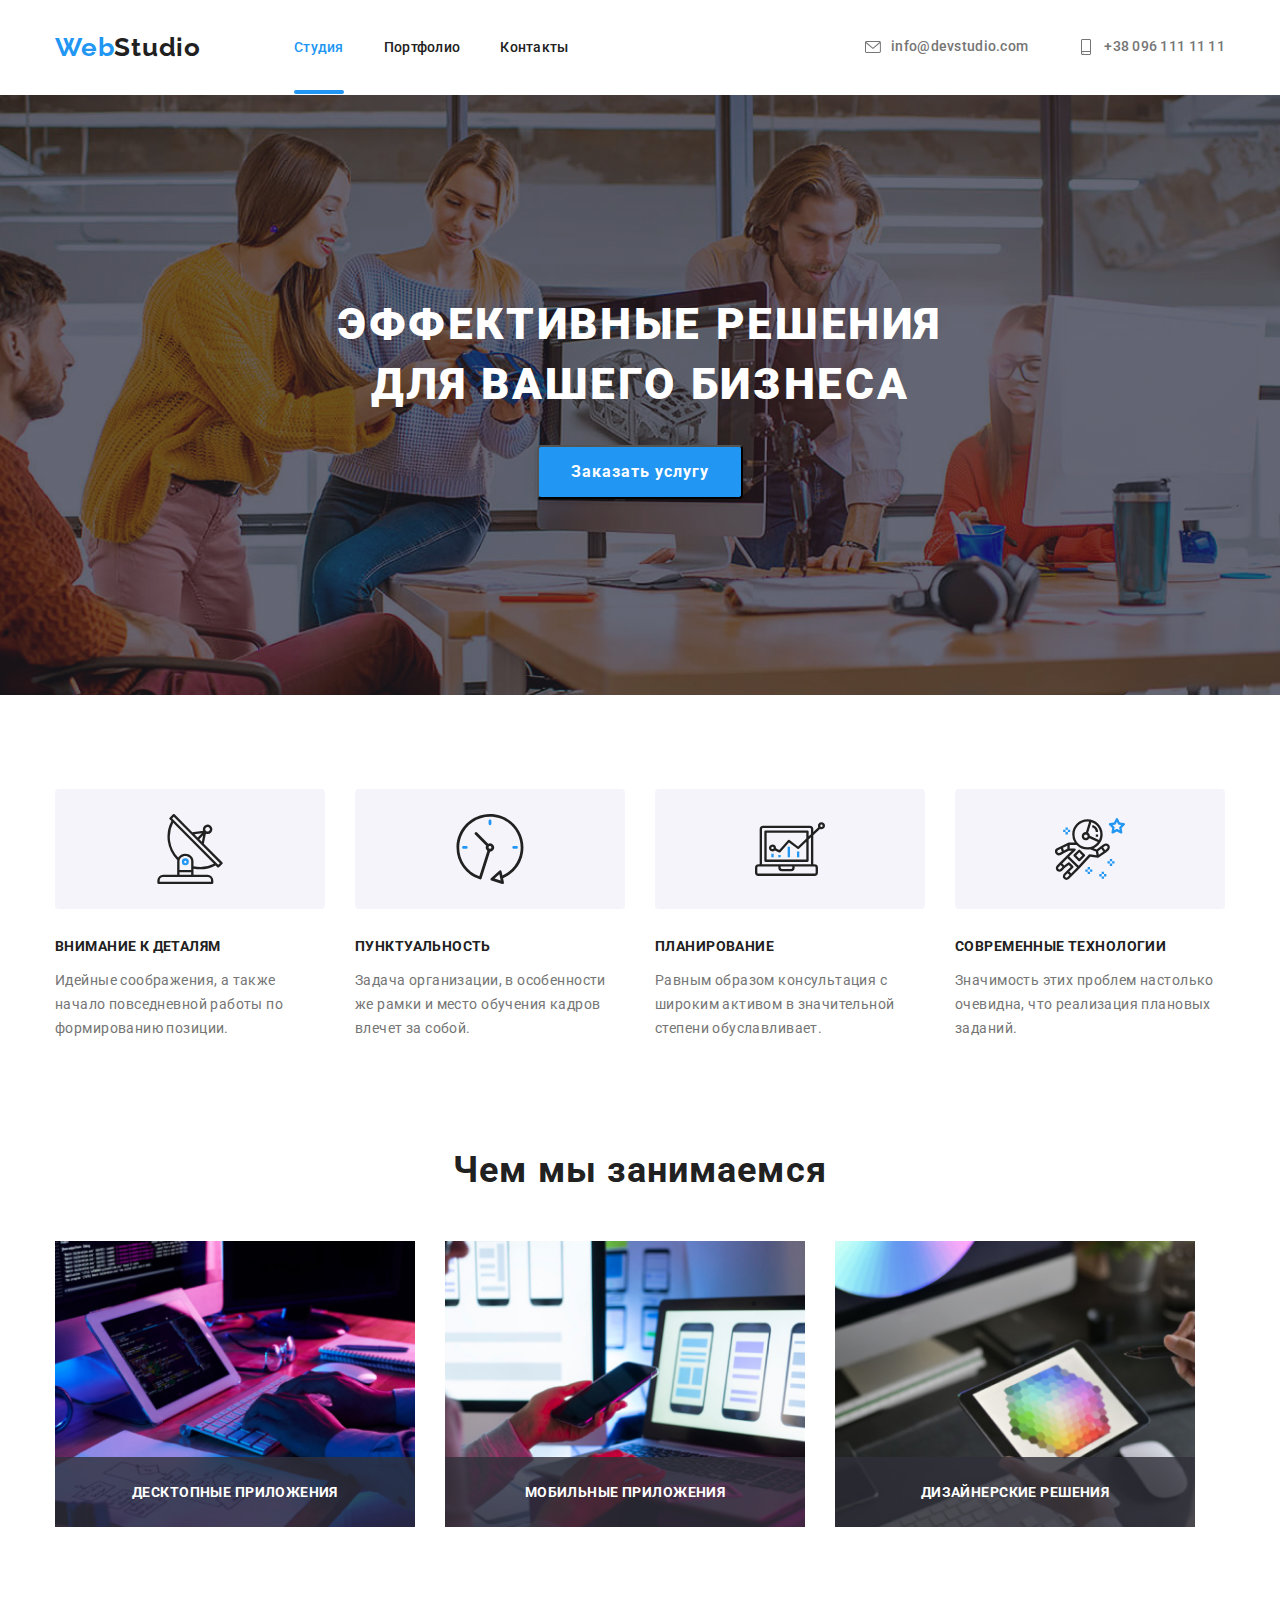
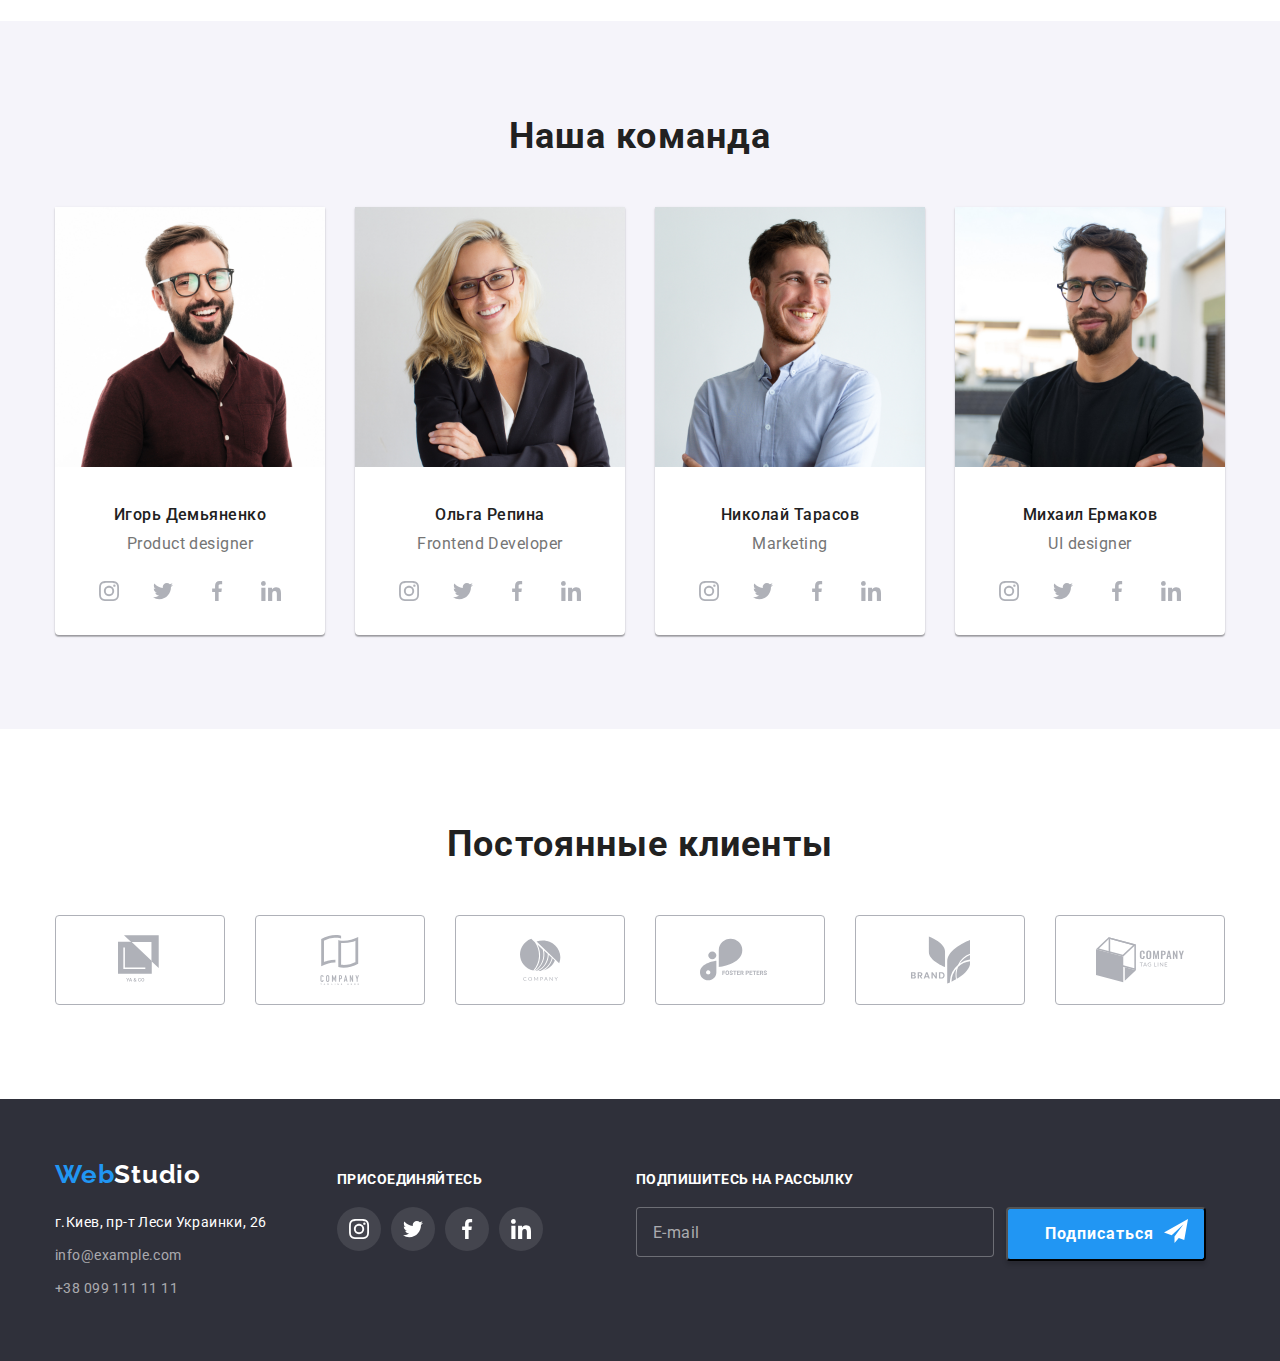
<file: index.html>
<!DOCTYPE html>
<html lang="ru">
  <head>
    <meta charset="UTF-8" />
    <meta name="viewport" content="width=device-width, initial-scale=1.0" />
    <title>WebStudio</title>
    <link href="https://fonts.googleapis.com/css2?family=Roboto:wght@400;500;700;900&display=swap" rel="stylesheet">
    <link href="https://fonts.googleapis.com/css2?family=Raleway:wght@400;700&display=swap" rel="stylesheet">
    <link href="https://fonts.googleapis.com/css2?family=Oleo+Script&display=swap" rel="stylesheet">
    <link rel="stylesheet" href="https://cdnjs.cloudflare.com/ajax/libs/modern-normalize/1.0.0/modern-normalize.min.css" />
    <link rel="stylesheet" href="./css/main.min.css" />
  </head>

  <body>
    <!-- Шапка сайта -->
    <header class="header">
      <div class="container header-container">
             <nav class="navigation">
        <a href="./index.html" class="link-logo logo">Web<span class="link-logo-black">Studio</span></a>
        <ul class="list menu">
          <li class="menu-item"><a href="./index.html" class="current-page">Студия</a></li>
          <li class="menu-item"><a href="./portfolio.html" class="link menu-link">Портфолио</a></li>
          <li class="menu-item"><a href="#contacts" class="link menu-link">Контакты</a></li>
        </ul>
              </nav>
        <ul class="list mail-tel">
          <li class="item">
            <a  href="mailto:info@devstudio.com" class="link mail-menu-link mail" aria-label="Envelope">
              <svg class="icon-contact" >
                <use href="./img/sprite.svg#envelope"></use>
              </svg>
              info@devstudio.com
            </a>
          </li>
          <li class="item">
            <a href="tel:+380961111111" class="link mail-menu-link" aria-label="Telephone">
              <svg class="icon-contact">
                <use href="./img/sprite.svg#smartphone"></use>
              </svg>
              +38 096 111 11 11
            </a>
          </li>
        </ul>
        
      </div>
      
    </header>

    <main>
      <!-- Герой -->
      <section class="hero overlay advantages">
      <div class="container">
          <h1 class="title">
            ЭФФЕКТИВНЫЕ РЕШЕНИЯ </br> ДЛЯ ВАШЕГО БИЗНЕСА
          </h1>
          <button class="btn" type="button" data-modal-open>Заказать услугу</button>
      </div>
      </section>

      <!-- Преимущества -->
      <section class="advantages">
        <div class="container">
        <ul class="list flexbox">
          <li class="content-box">
            <div class="box">
              <svg class="icon-box">
                <use href="./img/sprite.svg#antenna"></use>
              </svg>
            </div>
            <h3 class="heading">ВНИМАНИЕ К ДЕТАЛЯМ</h3>
            <p>
              Идейные соображения, а также начало повседневной работы по
              формированию позиции.
            </p>
          </li>
          <li class="content-box">
            <div class="box">
              <svg class="icon-box">
                <use href="./img/sprite.svg#clock"></use>
              </svg>
            </div>
            <h3 class="heading">ПУНКТУАЛЬНОСТЬ</h3>
            <p>
              Задача организации, в особенности же рамки и место обучения кадров
              влечет за собой.
            </p>
          </li>
          <li class="content-box">
            <div class="box">
              <svg class="icon-box">
                <use href="./img/sprite.svg#diagram"></use>
              </svg>
            </div>
            <h3 class="heading">ПЛАНИРОВАНИЕ</h3>
            <p>
              Равным образом консультация с широким активом в значительной
              степени обуславливает.
            </p>
          </li>
          <li class="content-box">
            <div class="box">
              <svg class="icon-box">
                <use href="./img/sprite.svg#astronaut"></use>
              </svg>
            </div>
            <h3 class="heading">СОВРЕМЕННЫЕ ТЕХНОЛОГИИ</h3>
            <p>
              Значимость этих проблем настолько очевидна, что реализация
              плановых заданий.
            </p>
          </li>
        </ul>
        </div>
      </section>
      <!-- Чем мы занимаемся -->
      <section class="duties">
        <div class="container">
        <h2 class="item-title">Чем мы занимаемся</h2>
         <ul class="list flexbox">
          <li class="duties-box">
            <h3 class="duties-title">ДЕСКТОПНЫЕ ПРИЛОЖЕНИЯ</h3>
            <img class="img" src="./img/programer.jpg"  alt="Programer working his desk"
              width="370"/>
          </li>
          <li class="duties-box">
            <h3 class="duties-title">МОБИЛЬНЫЕ ПРИЛОЖЕНИЯ</h3>
            <img
              src="./img/smartphone.jpg"
              alt="Smartphone application"
              width="370"
            />
          </li>
          <li class="duties-box">
            <h3 class="duties-title">ДИЗАЙНЕРСКИЕ РЕШЕНИЯ</h3>
            <img
              src="./img/graphic-tablet.jpg"
              alt="Colour selection graphic tablet"
              width="370"
            />
          </li>
        </ul>
        </div>
      </section>

      <!-- Наша команда -->
      <section class="crew-container">
        <div class="container">
        <h2 class="item-title">Наша команда</h2>

        <ul class="list crew-list">
          <li class="crew-item">
            <img src="./img/igor.jpg" alt="Игорь Демьяненко" width="270" />
            <h4 class="crew-name">Игорь Демьяненко</h4>
            <p class="crew-position">Product designer</p>
            <ul class="list social-icons">
              <li class="social-icons-item">
                <a class="link social-icons-link" href="https://instagram.com/" target="_blank" rel="noopener noreferer"
                  aria-label="Instagram">
                  <svg class="social-icons-svg" >
                    <use href="./img/sprite.svg#instagram"></use>
                  </svg>
                </a>
              </li>
              <li class="social-icons-item">
                <a class="link social-icons-link" href="https://twitter.com/" target="_blank" rel="noopener noreferer"
                  aria-label="Twitter">
                  <svg class="social-icons-svg">
                    <use href="./img/sprite.svg#twitter"></use>
                  </svg>
                </a>
              </li>
              <li class="social-icons-item">
                <a class="link social-icons-link" href="https://facebook.com/" target="_blank" rel="noopener noreferer"
                  aria-label="Facebook">
                  <svg class="social-icons-svg">
                    <use href="./img/sprite.svg#facebook"></use>
                  </svg>
                </a>
              </li>
              <li class="social-icons-item">
                <a class="link social-icons-link" href="https://linkedin.com/" target="_blank" rel="noopener noreferer"
                  aria-label="Linkedin">
                  <svg class="social-icons-svg">
                    <use href="./img/sprite.svg#linkedin"></use>
                  </svg>
                </a>
              </li>
            </ul>
          </li>
          <li class="crew-item">
            <img src="./img/olga.jpg" alt="Ольга Репина" width="270" />
            <h4 class="crew-name">Ольга Репина</h4>
            <p class="crew-position">Frontend Developer</p>
            <ul class="list social-icons">
              <li class="social-icons-item">
                <a class="link social-icons-link" href="https://instagram.com/" target="_blank" rel="noopener noreferer"
                  aria-label="Instagram">
                  <svg class="social-icons-svg">
                    <use href="./img/sprite.svg#instagram"></use>
                  </svg>
                </a>
              </li>
              <li class="social-icons-item">
                <a class="link social-icons-link" href="https://twitter.com/" target="_blank" rel="noopener noreferer"
                  aria-label="Twitter">
                  <svg class="social-icons-svg">
                    <use href="./img/sprite.svg#twitter"></use>
                  </svg>
                </a>
              </li>
              <li class="social-icons-item">
                <a class="link social-icons-link" href="https://facebook.com/" target="_blank" rel="noopener noreferer"
                  aria-label="Facebook">
                  <svg class="social-icons-svg">
                    <use href="./img/sprite.svg#facebook"></use>
                  </svg>
                </a>
              </li>
              <li class="social-icons-item">
                <a class="link social-icons-link" href="https://linkedin.com/" target="_blank" rel="noopener noreferer"
                  aria-label="Linkedin">
                  <svg class="social-icons-svg">
                    <use href="./img/sprite.svg#linkedin"></use>
                  </svg>
                </a>
              </li>
            </ul>
          </li>
          <li class="crew-item">
            <img src="./img/nick.jpg" alt="Николай Тарасов" width="270" />
            <h4 class="crew-name">Николай Тарасов</h4>
            <p class="crew-position">Marketing</p>
            <ul class="list social-icons">
              <li class="social-icons-item">
                <a class="link social-icons-link" href="https://instagram.com/" target="_blank" rel="noopener noreferer"
                  aria-label="Instagram">
                  <svg class="social-icons-svg">
                    <use href="./img/sprite.svg#instagram"></use>
                  </svg>
                </a>
              </li>
              <li class="social-icons-item">
                <a class="link social-icons-link" href="https://twitter.com/" target="_blank" rel="noopener noreferer"
                  aria-label="Twitter">
                  <svg class="social-icons-svg">
                    <use href="./img/sprite.svg#twitter"></use>
                  </svg>
                </a>
              </li>
              <li class="social-icons-item">
                <a class="link social-icons-link" href="https://facebook.com/" target="_blank" rel="noopener noreferer"
                  aria-label="Facebook">
                  <svg class="social-icons-svg">
                    <use href="./img/sprite.svg#facebook"></use>
                  </svg>
                </a>
              </li>
              <li class="social-icons-item">
                <a class="link social-icons-link" href="https://linkedin.com/" target="_blank" rel="noopener noreferer"
                  aria-label="Linkedin">
                  <svg class="social-icons-svg">
                    <use href="./img/sprite.svg#linkedin"></use>
                  </svg>
                </a>
              </li>
            </ul>
          </li>
          <li class="crew-item">
            <img src="./img/mike.jpg" alt="Михаил Ермаков" width="270" />
            <h4 class="crew-name">Михаил Ермаков</h4>
            <p class="crew-position">UI designer</p>
            <ul class="list social-icons">
              <li class="social-icons-item">
                <a class="link social-icons-link" href="https://instagram.com/" target="_blank" rel="noopener noreferer"
                  aria-label="Instagram">
                  <svg class="social-icons-svg">
                    <use href="./img/sprite.svg#instagram"></use>
                  </svg>
                </a>
              </li>
              <li class="social-icons-item">
                <a class="link social-icons-link" href="https://twitter.com/" target="_blank" rel="noopener noreferer"
                  aria-label="Twitter">
                  <svg class="social-icons-svg">
                    <use href="./img/sprite.svg#twitter"></use>
                  </svg>
                </a>
              </li>
              <li class="social-icons-item">
                <a class="link social-icons-link" href="https://facebook.com/" target="_blank" rel="noopener noreferer"
                  aria-label="Facebook">
                  <svg class="social-icons-svg">
                    <use href="./img/sprite.svg#facebook"></use>
                  </svg>
                </a>
              </li>
              <li class="social-icons-item">
                <a class="link social-icons-link" href="https://linkedin.com/" target="_blank" rel="noopener noreferer"
                  aria-label="Linkedin">
                  <svg class="social-icons-svg">
                    <use href="./img/sprite.svg#linkedin"></use>
                  </svg>
                </a>
              </li>
            </ul>
          </li>
        </ul>
        </div>
      </section>

      <!-- Постоянные клиенты -->
    <section class="clients">
      <div class="container">
        <h2 class="item-title">Постоянные клиенты</h2>
        <ul class="list clients-icons">
          <li class="clients-icons-item">
            <a class="link clients-icons-link" href="https://instagram.com/" target="_blank" rel="noopener noreferer"
              aria-label="Logo-1">
              <svg class="clients-icons-svg" width="45" heigth="50">
                <use href="./img/sprite.svg#logo-1"></use>
              </svg>
            </a>
          </li>
          <li class="clients-icons-item">
            <a class="link clients-icons-link" href="https://instagram.com/" target="_blank" rel="noopener noreferer"
              aria-label="Logo-2">
              <svg class="clients-icons-svg" width="40" heigth="52">
                <use href="./img/sprite.svg#logo-2"></use>
              </svg>
            </a>
          </li>
          <li class="clients-icons-item">
            <a class="link clients-icons-link" href="https://instagram.com/" target="_blank" rel="noopener noreferer"
              aria-label="Logo-3">
              <svg class="clients-icons-svg" width="41" heigth="42.6">
                <use href="./img/sprite.svg#logo-3"></use>
              </svg>
            </a>
          </li>
          <li class="clients-icons-item">
            <a class="link clients-icons-link" href="https://instagram.com/" target="_blank" rel="noopener noreferer"
              aria-label="Logo-4">
              <svg class="clients-icons-svg" width="80" heigth="42">
                <use href="./img/sprite.svg#logo-4"></use>
              </svg>
            </a>
          </li>
          <li class="clients-icons-item">
            <a class="link clients-icons-link" href="https://instagram.com/" target="_blank" rel="noopener noreferer"
              aria-label="Logo-5">
              <svg class="clients-icons-svg" width="59" heigth="47">
                <use href="./img/sprite.svg#logo-5"></use>
              </svg>
            </a>
          </li>
          <li class="clients-icons-item">
            <a class="link clients-icons-link" href="https://instagram.com/" target="_blank" rel="noopener noreferer"
              aria-label="Logo-6">
              <svg class="clients-icons-svg" width="88.48" heigth="45.44">
                <use href="./img/sprite.svg#logo-6"></use>
              </svg>
            </a>
          </li>
        </ul>
       </div>
     </section>
    </main>

    <!-- Футер -->
    <footer class="dark-bg">
       <div class="container footer-container footer">
       <div id="contacts" class="contacts">
         <a href="./index.html" class="link-logo">Web<span class="link-logo-white">Studio</span></a>
         <address>
          <ul class="list">
           <li class="footer-list">
             <a
              href="https://goo.gl/maps/73yQ8bq3998Z3wym6"
              target="_blank"
              rel="noopener noreferer"
               class="link adress">г.Киев, пр-т Леси Украинки, 26</a
            >
           </li>
           <li class="footer-mail">
             <a
              href="https://info@example.com"
              target="_blank"
              rel="noopener noreferer"
              class="link mail-menu">info@example.com</a
            >
           </li>
           <li><a href="tel:+380991111111" class="link mail-menu">+38 099 111 11 11</a></li>
          </ul>
       </div>

       <div class="icon-footer">
          <b class="join">ПРИСОЕДИНЯЙТЕСЬ</b>

          <ul class="list social-icons">
            <li class="social-icons-item">
              <a class="link footer-icons-link" href="https://instagram.com/" target="_blank" rel="noopener noreferer"
                aria-label="Instagram">
                <svg class="footer-icons-svg">
                  <use href="./img/sprite.svg#instagram"></use>
                </svg>
              </a>
            </li>
            <li class="social-icons-item">
              <a class="link footer-icons-link" href="https://twitter.com/" target="_blank" rel="noopener noreferer"
                aria-label="Twitter">
                <svg class="footer-icons-svg">
                  <use href="./img/sprite.svg#twitter"></use>
                </svg>
              </a>
            </li>
            <li class="social-icons-item">
              <a class="link footer-icons-link" href="https://facebook.com/" target="_blank" rel="noopener noreferer"
                aria-label="Facebook">
                <svg class="footer-icons-svg">
                  <use href="./img/sprite.svg#facebook"></use>
                </svg>
              </a>
            </li>
            <li class="social-icons-item">
              <a class="link footer-icons-link" href="https://linkedin.com/" target="_blank" rel="noopener noreferer"
                aria-label="Linkedin">
                <svg class="footer-icons-svg">
                  <use href="./img/sprite.svg#linkedin"></use>
                </svg>
              </a>
            </li>
          </ul>
         </address>
        </div>

        <div class="submit">
          <b class="join">ПОДПИШИТЕСЬ НА РАССЫЛКУ</b>

          <div class="submit-item">
              <form class="submit-form">
                 <input class="submit-input" type="email" name="mail" id="mail" placeholder="E-mail" /> 
              </form>
           
              <button class="button-submit" type="submit">Подписаться
                <svg class="submit-svg">
                  <use href="./img/symbol-defs.svg#icon-send"></use>
              </svg>
            </button>
          </div>

        </div>
      </div>
    </footer>

    <div class="backdrop is-hidden" data-modal>
      <div class="modal">
        <button class="btn-close" data-modal-close>
          <svg class="btn-close-svg">
          <use href="./img/symbol-defs.svg#cross"></use>
        </svg>
      </button>

      <h2 class="form-title">Оставьте свои данные, мы вам перезвоним</h2>
        <form class="form">

          <div class="form-field">
            <label for="name" class="form-label">Имя</label>
            <input class="form-input" type="text" name="name" id="name"  />
            <svg class="form-label-svg">
                <use href="./img/symbol-defs.svg#person-black" width="12" height="12"></use>
              </svg>
          </div>
          
          <div class="form-field">
            <label for="tel" class="form-label">Телефон</label>
            <input class="form-input" type="tel" name="tel" id="tel" />
            <svg class="form-label-svg">
              <use href="./img/symbol-defs.svg#phone" width="13" height="13"></use>
            </svg>
          </div>
          
          <div class="form-field">
            <label for="mail" class="form-label">Почта</label>
            <input class="form-input" type="email" name="mail" id="mail" />
            <svg class="form-label-svg" >
              <use href="./img/symbol-defs.svg#mail" width="15" height="12"></use>
            </svg>
          </div>
          
          <div class="comment">
           <label class="label-comment" for="comment">Комментарий</label>
           <textarea class="textarea" name="comment" id="comment" rows="6" placeholder="Введите текст"></textarea>
          </div>
          
          <div class="checkbox">
            <label class="argeement-label">
            <input class="checkbox-input" type="checkbox" name="agreement" id="agreement"  />
            <span class="check-icon"></span>
             Соглашаюсь с рассылкой и принимаю <a  class="link agreement-link" href="">Условия договора</a>
            </label>
          </div>

          <button class="button-form" type="submit">Отправить</button>
        </form>
      </div>
    </div>

    <script src="./js/modal.js"></script>
  </body>
</html>
</file>
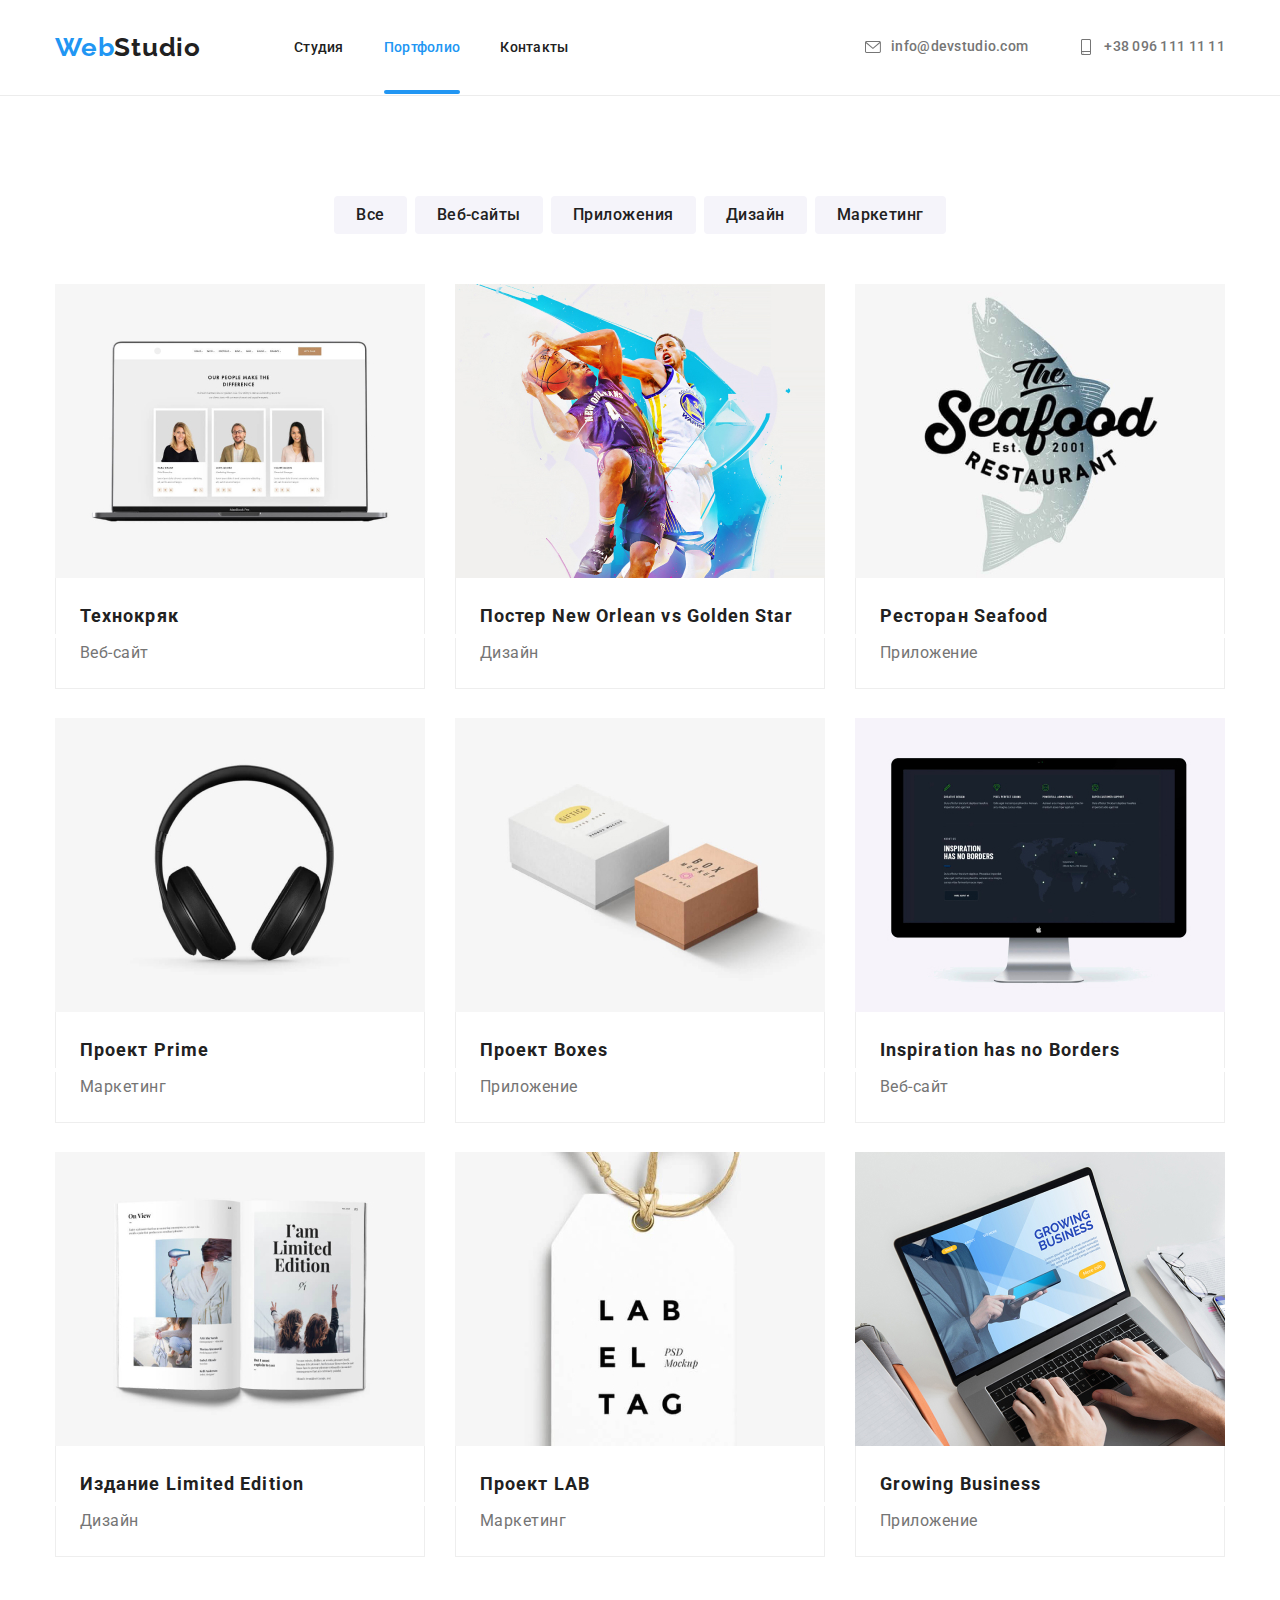
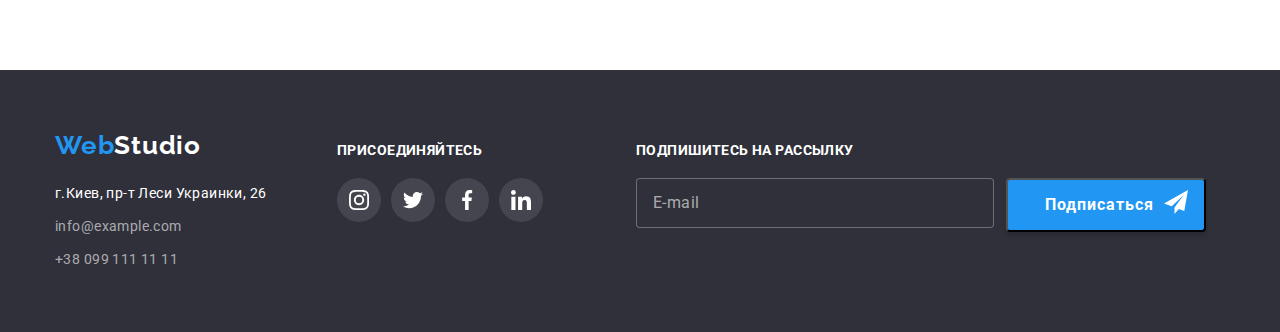
<file: portfolio.html>
<!DOCTYPE html>
<html lang="ru">
<head>
    <meta charset="UTF-8">
    <meta name="viewport" content="width=device-width, initial-scale=1.0">
    <title>Portfolio</title>
    <link href="https://fonts.googleapis.com/css2?family=Roboto:wght@400;500;700;900&display=swap" rel="stylesheet">
    <link href="https://fonts.googleapis.com/css2?family=Raleway:wght@400;700&display=swap" rel="stylesheet">
    <link href="https://fonts.googleapis.com/css2?family=Oleo+Script&display=swap" rel="stylesheet">
    <link rel="stylesheet" href="https://cdnjs.cloudflare.com/ajax/libs/modern-normalize/1.0.0/modern-normalize.min.css" />
    <link rel="stylesheet" href="./css/main.min.css" />
    <link rel="stylesheet" href="./css/portfolio.min.css" />
</head>
<body>
    <!-- Шапка сайта -->
    <header class="header header-border">
        <div class="container header-container">
            <nav class="navigation">
                <a href="./index.html" class="link-logo logo">Web<span class="link-logo-black">Studio</span></a>
                <ul class="list menu">
                    <li class="menu-item"><a href="./index.html" class="link menu-link">Студия</a></li>
                    <li class="menu-item"><a href="./portfolio.html" class="current-page">Портфолио</a></li>
                    <li class="menu-item"><a href="#contacts" class="link menu-link">Контакты</a></li>
                </ul>
            </nav>
            <ul class="list mail-tel">
                <li class="item">
                    <a href="mailto:info@devstudio.com" class="link mail-menu-link mail" aria-label="Envelope">
                        <svg class="icon-contact">
                            <use href="./img/sprite.svg#envelope"></use>
                        </svg>
                        info@devstudio.com
                    </a>
                </li>
                <li class="item">
                    <a href="tel:+380961111111" class="link mail-menu-link" aria-label="Telephone">
                        <svg class="icon-contact">
                            <use href="./img/sprite.svg#smartphone"></use>
                        </svg>
                        +38 096 111 11 11
                    </a>
                </li>
            </ul>
    
        </div>
    
    </header>

    <main>
        <section class="portfolio-btn">
            <div class="container navigation-portfolio">
        <ul class="list portfolio-list">
            <li class="portfolio-item"><button class="btn-portfolio" type="button">Все</button></li>
            <li class="portfolio-item"><button class="btn-portfolio" type="button">Веб-сайты</button></li>
            <li class="portfolio-item"><button class="btn-portfolio" type="button">Приложения</button></li>
            <li class="portfolio-item"><button class="btn-portfolio" type="button">Дизайн</button></li>
            <li><button class="btn-portfolio" type="button">Маркетинг</button></li>
        </ul>
            </div>
        </section>

        <section class="portfolio-pb">
            <div class="container">
            <ul class="list portfolio-lst">
                <li class="portfolio-box">
                    <a href="" class="link prtf-link">
                      <div class="prtf">                    
                        <img class="img-portfolio" src="./img/techno.jpg" alt="Технокряк" width="370" />
                        <p class="prtf-p">Технокряк это современная площадка распространения коронавируса. Компании используют эту платформу для цифрового
                      шпионажа и атак на защищённые сервера конкурентов.</p>
                      </div>
                    
                    
                      <h4 class="portfolio">Технокряк</h4>
                      <p class="portfolio-dscr">Веб-сайт</p>
                    </a>
                    
                </li>
                
                <li class="portfolio-box">
                    <a href="" class="link prtf-link">        
                             <div class="prtf">
                        <img class="img-portfolio" src="./img/neworlean.jpg" alt="Постер" width="370" />
                        <p class="prtf-p">Технокряк это современная площадка распространения коронавируса. Компании используют эту платформу для
                         цифрового шпионажа и атак на защищённые сервера конкурентов.</p>
                      </div>
                    
                      <h4 class="portfolio">Постер New Orlean vs Golden Star</h4>
                      <p class="portfolio-dscr">Дизайн</p>
                    </a>
                </li>

                <li class="portfolio-box">
                    <a href="" class="link prtf-link">
                        <div class="prtf">
                          <img class="img-portfolio" src="./img/seafood.jpg" alt="Seafood restaurant" width="370" />
                          <p class="prtf-p">Технокряк это современная площадка распространения коронавируса. Компании используют эту платформу для
                            цифрового шпионажа и атак на защищённые сервера конкурентов.</p>

                        </div>
                    
                        <h4 class="portfolio">Ресторан Seafood</h4>
                        <p class="portfolio-dscr">Приложение</p>
                    </a>
                </li>

                <li class="portfolio-box">
                    <a href="" class="link prtf-link">
                        <div class="prtf">
                           <img class="img-portfolio" src="./img/headphones.jpg" alt="Prime project" width="370" />
                           <p class="prtf-p">Технокряк это современная площадка распространения коронавируса. Компании используют эту платформу для
                             цифрового шпионажа и атак на защищённые сервера конкурентов.</p>
                        </div>
                    
                        <h4 class="portfolio">Проект Prime</h4>
                        <p class="portfolio-dscr">Маркетинг</p>
                    </a>
                </li>

                <li class="portfolio-box">
                    <a href="" class="link prtf-link">
                        <div class="prtf">
                           <img class="img-portfolio" src="./img/boxes.jpg" alt="Boxes" width="370" />
                           <p class="prtf-p">Технокряк это современная площадка распространения коронавируса. Компании используют эту платформу для
                             цифрового шпионажа и атак на защищённые сервера конкурентов.</p>
                        </div>
                    
                        <h4 class="portfolio">Проект Boxes</h4>
                        <p class="portfolio-dscr">Приложение</p>
                    </a>
                </li>

                <li class="portfolio-box">
                    <a href="" class="link prtf-link">
                        <div class="prtf">
                            <img class="img-portfolio" src="./img/inspiration.jpg" alt="Inspiration" width="370" />
                            <p class="prtf-p">Технокряк это современная площадка распространения коронавируса. Компании используют эту платформу для
                              цифрового шпионажа и атак на защищённые сервера конкурентов.</p>  
                        </div>
                    
                        <h4 class="portfolio">Inspiration has no Borders</h4>
                        <p class="portfolio-dscr">Веб-сайт</p>
                    </a>
                </li>

                <li class="portfolio-box">
                    <a href="" class="link prtf-link">
                        <div class="prtf">
                            <img class="img-portfolio" src="./img/limitededition.jpg" alt="Limited edition" width="370" />
                            <p class="prtf-p">Технокряк это современная площадка распространения коронавируса. Компании используют эту платформу для
                             цифрового шпионажа и атак на защищённые сервера конкурентов.</p>
                        </div>
                    
                        <h4 class="portfolio">Издание Limited Edition</h4>
                        <p class="portfolio-dscr">Дизайн</p>
                    </a>
                </li>

                <li class="portfolio-box">
                    <a href="" class="link prtf-link">
                        <div class="prtf">
                           <img class="img-portfolio" src="./img/lab.jpg" alt="LAB project" width="370" />
                           <p class="prtf-p">Технокряк это современная площадка распространения коронавируса. Компании используют эту платформу для
                            цифрового шпионажа и атак на защищённые сервера конкурентов.</p>
                        </div>
                    
                        <h4 class="portfolio">Проект LAB</h4>
                        <p class="portfolio-dscr">Маркетинг</p>
                    </a>
                </li>

                <li class="portfolio-box">
                    <a href="" class="link prtf-link">
                        <div class="prtf-overlay">
                          <div class="prtf">
                           <img class="img-portfolio" src="./img/business.jpg" alt="Growing Business" width="370" />
                           <p class="prtf-p">Технокряк это современная площадка распространения коронавируса. Компании используют эту платформу для
                              цифрового шпионажа и атак на защищённые сервера конкурентов.</p>
                          </div>
                        </div>
                    
                      <h4 class="portfolio">Growing Business</h4>
                      <p class="portfolio-dscr">Приложение</p>
                    </a>
                </li>
            </ul>
            </div>
        </section>
    </main>
    <!-- Футер -->
    <footer class="dark-bg">
       <div class="container footer-container footer">
       <div id="contacts" class="contacts">
         <a href="./index.html" class="link-logo">Web<span class="link-logo-white">Studio</span></a>
         <address>
          <ul class="list">
           <li class="footer-list">
             <a
              href="https://goo.gl/maps/73yQ8bq3998Z3wym6"
              target="_blank"
              rel="noopener noreferer"
               class="link adress">г.Киев, пр-т Леси Украинки, 26</a
            >
           </li>
           <li class="footer-mail">
             <a
              href="https://info@example.com"
              target="_blank"
              rel="noopener noreferer"
              class="link mail-menu">info@example.com</a
            >
           </li>
           <li><a href="tel:+380991111111" class="link mail-menu">+38 099 111 11 11</a></li>
          </ul>
       </div>

       <div class="icon-footer">
          <b class="join">ПРИСОЕДИНЯЙТЕСЬ</b>

          <ul class="list social-icons">
            <li class="social-icons-item">
              <a class="link footer-icons-link" href="https://instagram.com/" target="_blank" rel="noopener noreferer"
                aria-label="Instagram">
                <svg class="footer-icons-svg">
                  <use href="./img/sprite.svg#instagram"></use>
                </svg>
              </a>
            </li>
            <li class="social-icons-item">
              <a class="link footer-icons-link" href="https://twitter.com/" target="_blank" rel="noopener noreferer"
                aria-label="Twitter">
                <svg class="footer-icons-svg">
                  <use href="./img/sprite.svg#twitter"></use>
                </svg>
              </a>
            </li>
            <li class="social-icons-item">
              <a class="link footer-icons-link" href="https://facebook.com/" target="_blank" rel="noopener noreferer"
                aria-label="Facebook">
                <svg class="footer-icons-svg">
                  <use href="./img/sprite.svg#facebook"></use>
                </svg>
              </a>
            </li>
            <li class="social-icons-item">
              <a class="link footer-icons-link" href="https://linkedin.com/" target="_blank" rel="noopener noreferer"
                aria-label="Linkedin">
                <svg class="footer-icons-svg">
                  <use href="./img/sprite.svg#linkedin"></use>
                </svg>
              </a>
            </li>
          </ul>
         </address>
        </div>

        <div class="submit">
          <b class="join">ПОДПИШИТЕСЬ НА РАССЫЛКУ</b>

          <div class="submit-item">
              <form class="submit-form">
                 <input class="submit-input" type="email" name="mail" id="mail" placeholder="E-mail" /> 
              </form>
           
              <button class="button-submit" type="submit">Подписаться
                <svg class="submit-svg">
                  <use href="./img/symbol-defs.svg#icon-send"></use>
              </svg>
            </button>
          </div>

        </div>
      </div>
    </footer>
</body>
</html>
</file>
<file: css/main.min.css>
:root{--main-text-cl: #757575;--accent-cl: #2196f3;--black: #212121;--white: #ffffff;--gray: rgba(255, 255, 255, 0.6);--dark-bg: #2f303a;--light-grey: #f5f4fa}html{box-sizing:border-box;overflow-x:hidden}*,*::before,*::after{box-sizing:inherit}img{display:inline-block;max-width:100%;height:auto}h1,h2,h3,h4 p{margin-top:0;margin-bottom:0}body{font-family:Roboto;font-size:14px;line-height:1.71;letter-spacing:0.03em;color:var(--main-text-cl);overflow-x:hidden}address{font-style:normal}.container{width:1200px;padding-left:15px;padding-right:15px;margin-right:auto;margin-left:auto}.header{margin:0;padding-top:32px;padding-bottom:32px;width:100%}.header-border{border-bottom:1px solid #ececec}.header-portfolio{border-bottom:1px solid #ececec;margin-bottom:100px}.header .logo{margin-right:93px}.header-border .logo{margin-right:93px}.menu{display:inline-flex;padding-bottom:28px}.menu-item:not(:last-child){margin-right:40px}.mail-tel{display:flex;align-items:center}.mail{margin-right:50px}.header-container{display:flex;justify-content:flex-end;align-items:center}.link:hover,.link:focus{color:var(--accent-cl)}.current-page{position:relative;text-decoration:none;font-family:Roboto;font-weight:500;font-size:14px;line-height:1.14;letter-spacing:0.02em;color:var(--accent-cl)}.current-page:hover,.current-page:focus{color:var(--black)}.current-page::after{display:block;content:"";width:100%;height:4px;border-radius:2px;background-color:var(--accent-cl);position:absolute;top:51px;margin-left:auto;margin-right:auto}.link{color:inherit;text-decoration:none}.list{list-style:none;margin:0;padding:0}.link-logo{text-decoration:none;font-family:Raleway, Oleo Script;font-weight:700;font-size:26px;line-height:1.19;letter-spacing:0.03em;color:var(--accent-cl)}.link-logo-black{text-decoration:none;font-family:Raleway, Oleo Script;font-weight:700;font-size:26px;line-height:1.19;letter-spacing:0.03em;color:var(--black)}.link-logo-white{text-decoration:none;font-family:Raleway, Oleo Script;font-weight:700;font-size:26px;line-height:1.19;letter-spacing:0.03em;color:var(--white)}.menu-link{font-family:Roboto;font-weight:500;font-size:14px;line-height:1.14;letter-spacing:0.02em;color:var(--black);position:relative;margin-top:32px;margin-bottom:28px}.menu-link:hover::after,.menu-link:focus::after{color:var(--accent-cl);display:block;content:"";width:100%;height:4px;border-radius:2px;background-color:var(--accent-cl);position:absolute;margin-left:auto;margin-right:auto;margin-top:28px;top:23px}.menu-link-2{font-family:Roboto;font-weight:500;font-size:14px;line-height:1.14;letter-spacing:0.02em;color:var(--black);position:relative;margin-top:32px;margin-bottom:28px}.menu-link-2:hover::after,.menu-link-2:focus::after{color:var(--accent-cl);display:block;content:"";width:100%;height:4px;border-radius:2px;background-color:var(--accent-cl);position:absolute;margin-left:auto;margin-right:auto;margin-top:28px;top:18px}.item{display:block;align-items:center;justify-content:center}.icon-contact{width:16px;height:16px;margin-right:10px;fill:currentColor}.mail-menu-link{display:flex;font-family:Roboto;font-weight:500;font-size:14px;line-height:1.14;letter-spacing:0.02em;color:var(--main-text-cl)}.navigation{display:flex;align-items:center;margin-right:auto}.dark-bg{background-color:var(--dark-bg)}.overlay{background-color:var(--dark-bg);max-width:1600px;height:600px;margin-left:auto;margin-right:auto;background-image:linear-gradient(to right, rgba(47,48,58,0.4), rgba(47,48,58,0.4)),url("../img/bgr.jpg");background-repeat:no-repeat;background-position:center;background-size:cover}.hero{display:flex;padding-top:200px;padding-bottom:200px;text-align:center}.title{font-family:Roboto;font-weight:900;font-size:44px;line-height:1.36;text-align:center;letter-spacing:0.06em;text-transform:uppercase;color:var(--white)}.btn{display:inline-block;padding:10px 32px;min-width:200px;font-family:Roboto;font-weight:700;font-size:16px;line-height:1.875;letter-spacing:0.06em;color:var(--white);box-shadow:0px 4px 4px rgba(0,0,0,0.15);border-radius:4px;background-color:var(--accent-cl);margin-top:30px;cursor:pointer}.btn:hover,.btn:focus{color:var(--accent-cl);background-color:var(--white)}.btn-portfolio{display:inline-block;font-family:Roboto;font-weight:500;font-size:16px;line-height:1.625;text-align:center;letter-spacing:0.03em;color:var(--black);background-color:var(--light-grey);border:none;border-radius:4px;padding-top:6px;padding-right:22px;padding-bottom:6px;padding-left:22px;cursor:pointer}.btn-portfolio:hover,.btn-portfolio:focus{color:var(--white);background-color:var(--accent-cl)}.backdrop{position:fixed;top:0;left:0;right:0;bottom:0;background-color:rgba(0,0,0,0.2);opacity:1}.backdrop.is-hidden{visibility:hidden;opacity:0;pointer-events:none}.modal{position:absolute;top:50%;left:50%;transform:translate(-50%, -50%) scale(1);width:100%;max-width:528px;height:581px;background-color:var(--white);padding-top:40px;padding-bottom:40px;box-shadow:0px 1px 3px rgba(0,0,0,0.12),0px 1px 1px rgba(0,0,0,0.14),0px 2px 1px rgba(0,0,0,0.2);border-radius:4px;transition:transform 0.5s}.btn-close{position:absolute;top:8px;right:8px;display:flex;justify-content:center;align-items:center;border:1px solid rgba(0,0,0,0.1);border-radius:50%;width:30px;height:30px;margin-top:8px;margin-bottom:2px;padding:0;cursor:pointer;background-color:var(--white)}.btn-close:hover .btn-close-svg,.btn-close:focus .btn-close-svg{fill:var(--accent-cl)}.btn-close-svg{width:11px;height:11px;fill:var(--black)}.advantages{margin-bottom:94px}.heading{font-family:Roboto;font-weight:bold;font-size:14px;line-height:1.14;letter-spacing:0.03em;text-transform:uppercase;color:var(--black);margin-bottom:10px}.flexbox{display:flex;justify-content:space-between}.content-box{width:calc((100%-90px) / 4);margin-right:30px;align-items:center;justify-content:center}.box{display:flex;align-items:center;justify-content:center;width:270px;height:120px;background-color:var(--light-grey);margin-bottom:30px;border-radius:4px}.icon-box{display:flex;align-items:center;justify-content:center;width:70px;height:70px}.duties{margin-bottom:94px}.duties-box{width:calc((100%-60px) / 3);margin-right:30px;position:relative;display:flex}.img{display:block}.duties-title{font-family:Roboto;font-style:normal;font-weight:bold;font-size:14px;line-height:16px;text-align:center;letter-spacing:0.03em;text-transform:uppercase;color:var(--white);padding-top:27px;padding-bottom:27px;position:absolute;left:0;bottom:0;width:100%;background-color:rgba(47,48,58,0.8)}.item-title{font-family:Roboto;font-weight:bold;font-size:36px;line-height:1.17;text-align:center;letter-spacing:0.03em;color:var(--black);margin-bottom:50px}.crew-list{display:flex;flex-wrap:wrap;margin-left:-30px;margin-top:-30px}.crew-item{flex-basis:calc(100 / 4-30px);margin-left:30px;margin-top:30px;text-align:center;background-color:var(--white);box-shadow:0px 1px 3px rgba(0,0,0,0.12),0px 1px 1px rgba(0,0,0,0.14),0px 2px 1px rgba(0,0,0,0.2);border-radius:0px 0px 4px 4px;width:270px;height:428px;padding-bottom:30px}.crew-container{background-color:var(--light-grey);margin-bottom:94px;padding-top:94px;padding-bottom:94px}.crew-name{font-family:Roboto;font-weight:500;font-size:16px;line-height:1.19;text-align:center;letter-spacing:0.03em;color:var(--black);margin:0;margin-top:30px;margin-bottom:10px}.crew-position{font-family:Roboto;font-weight:normal;font-size:16px;line-height:1.19;text-align:center;letter-spacing:0.03em;color:var(--main-text-cl);margin:0;margin-bottom:16px}.social-icons{display:flex;justify-content:center}.social-icons-item:not(:last-child){margin-right:10px}.social-icons-link{display:flex;justify-content:center;align-items:center;width:44px;height:44px;background-color:var(--white);color:#afb1b8;border-radius:50%}.social-icons-svg{width:20px;height:20px;fill:currentColor}.social-icons-link:hover,.social-icons-link:focus{background-color:var(--accent-cl)}.social-icons-link:hover .social-icons-svg,.social-icons-link:focus .social-icons-svg{fill:var(--white)}.clients{padding-bottom:94px}.clients-icons{display:flex;justify-content:center}.clients-icons-item:not(:last-child){margin-right:30px}.clients-icons-link{display:flex;justify-content:center;align-items:center;width:170px;height:90px;background-color:var(--white);color:#afb1b8;border:1px solid #afb1b8;border-radius:4px}.clients-icons-svg{height:50px;fill:currentColor}.clients-icons-link:hover{border-color:var(--accent-cl)}.clients-icons-link:hover .clients-icons-svg,.clients-icons-link:focus .clients-icons-svg{fill:var(--accent-cl)}.footer{display:flex}.contacts{margin-right:70px}.icon-footer{padding-top:12px}.footer-container{padding-top:60px;padding-bottom:60px}.footer-list{margin-top:20px;margin-bottom:9px;width:212px}.footer-mail{margin-bottom:9px}.adress{font-family:Roboto;font-weight:normal;font-size:14px;line-height:1.71;letter-spacing:0.03em;color:var(--white)}.mail-menu{font-family:Roboto;font-weight:normal;font-size:14px;line-height:1.71;letter-spacing:0.03em;color:var(--gray)}.join{display:block;font-family:Roboto;font-style:normal;font-weight:bold;font-size:14px;line-height:16px;letter-spacing:0.03em;color:var(--white);margin:0;margin-bottom:20px}.footer-icons-link{display:flex;justify-content:center;align-items:center;width:44px;height:44px;background-color:rgba(255,255,255,0.1);color:#afb1b8;border-radius:50%}.footer-icons-svg{width:20px;height:20px;fill:var(--white)}.footer-icons-link:hover,.footer-icons-link:focus{background-color:var(--accent-cl)}.submit{padding-top:12px;margin-left:93px;display:block;align-items:column}.submit-item{display:flex}.submit-form{display:flex;flex-wrap:wrap}.submit-input::placeholder{font-weight:normal;font-size:16px;line-height:1.25;letter-spacing:0.03em;color:rgba(255,255,255,0.6)}.submit-input{background-color:var(--dark-bg);margin:0;width:358px;height:50px;padding-left:16px;padding-top:15px;padding-bottom:15px;border:1px solid rgba(255,255,255,0.3);border-radius:4px}.button-form{margin-left:auto;margin-right:auto;margin-top:30px;display:block;padding-left:29px;padding-right:8px;padding-top:10px;padding-bottom:10px;min-width:200px;font-family:Roboto;font-style:normal;font-weight:bold;font-size:16px;line-height:1.87;letter-spacing:0.06em;color:var(--white);box-shadow:0px 4px 4px rgba(0,0,0,0.15);border-radius:4px;background-color:var(--accent-cl);cursor:pointer}.submit-input{font-family:Roboto;font-style:normal;font-weight:bold;font-size:16px;line-height:1.87;letter-spacing:0.06em;color:var(--white)}.button-submit{margin-left:12px;display:flex;justify-content:center;padding-left:29px;padding-right:8px;padding-top:10px;padding-bottom:10px;min-width:200px;font-family:Roboto;font-style:normal;font-weight:bold;font-size:16px;line-height:1.87;letter-spacing:0.06em;color:var(--white);box-shadow:0px 4px 4px rgba(0,0,0,0.15);border-radius:4px;background-color:var(--accent-cl);cursor:pointer}.submit-svg{width:24px;height:24px;margin-left:10px;fill:currentColor}.button-submit:hover,.button-submit:focus{background-color:var(--white);color:var(--accent-cl)}.button-submit:hover .submit-svg,.button-submit:focus .submit-svg{fill:var(--accent-cl)}textarea{resize:none}.form-title{margin:0;font-weight:bold;font-size:20px;line-height:23px;text-align:center;letter-spacing:0.03em;color:var(--black);margin-bottom:12px}.form{width:448px;margin-left:auto;margin-right:auto}.form-field{margin-bottom:10px;display:flex;flex-direction:column;position:relative}.form-label{font-family:Roboto;font-style:normal;font-weight:normal;font-size:12px;line-height:14px;letter-spacing:0.01em;color:var(--main-text-cl)}.form-input{margin:0;height:40px;padding-left:42px;padding-top:12px;padding-bottom:12px;border:1px solid rgba(33,33,33,0.2);border-radius:4px;outline:none}.form-input:focus{border-color:var(--accent-cl)}.form-input:focus+.form-label-svg{fill:var(--accent-cl)}.form-field label{margin-bottom:4px}.form-label-svg{position:absolute;width:15px;height:15px;top:31px;left:15px;z-index:2}.label-comment{font-style:normal;font-weight:normal;font-size:12px;line-height:14px;letter-spacing:0.01em;color:var(--main-text-cl)}.comment{margin-bottom:20px;display:flex;flex-direction:column}.comment label{margin-bottom:4px}.comment textarea{margin:0;padding:12px 16px;border:1px solid rgba(33,33,33,0.2);border-radius:4px;width:100%;height:120px;outline:none}.comment textarea::placeholder{font-weight:normal;font-size:14px;line-height:16px;letter-spacing:0.01em;color:rgba(117,117,117,0.5)}.textarea:focus{border-color:var(--accent-cl)}.checkbox{display:flex;justify-content:center;align-items:center}.agreement-link{flex:wrap;color:var(--accent-cl);text-decoration:underline}.argeement-label{display:block;margin-left:7px}.checkbox-input{appearance:none;-webkit-appearance:none;-moz-appearance:none}.check-icon{display:inline-block;width:15px;height:15px;border:2px solid var(--black);border-radius:4px}.checkbox-input:checked+.check-icon{background-color:var(--accent-cl);background-image:url(../img/icon-check-blue.svg);background-size:contain;background-repeat:no-repeat;background-origin:border-box;border-color:transparent}
/*# sourceMappingURL=main.min.css.map */
</file>
<file: css/portfolio.min.css>
.portfolio{text-decoration:none;font-family:Roboto;font-weight:bold;font-size:18px;line-height:2;letter-spacing:0.06em;color:var(--black);margin:0;padding-top:20px;padding-left:24px;padding-right:24px;border-right:1px solid #eeeeee;border-left:1px solid #eeeeee}.portfolio-dscr{font-family:Roboto;font-style:normal;font-size:16px;line-height:1.875;letter-spacing:0.03em;color:var(--main-text-cl);margin:0;margin-top:4px;padding-left:24px;padding-right:24px;padding-bottom:20px;border-bottom:1px solid #eeeeee;border-right:1px solid #eeeeee;border-left:1px solid #eeeeee}.navigation-portfolio{display:flex;align-items:center;justify-content:center}.prtf-link{display:inline-block;position:relative;height:404px}.prtf{position:relative}.prtf-link:hover .prtf-p,.prtf-link:hover .prtf::after,.prtf-link:focus .prtf-p,.prtf-link:focus .prtf::after{transform:translateY(0%);opacity:1;height:100%}.prtf::after{content:"";position:absolute;top:0;left:0;width:100%;height:0;background-color:rgba(33,150,243,0.9);transform:translateY(100%);transition:transform 250ms cubic-bezier(0.4, 0, 0.2, 1);z-index:1;opacity:0}.prtf-p{text-decoration:none;display:block;width:322px;height:168px;margin:0;font-family:Roboto;font-style:normal;font-weight:400;font-size:18px;line-height:156%;letter-spacing:0.03em;color:var(--white);position:absolute;top:63px;left:24px;z-index:2;opacity:0}.img-portfolio{display:block}.portfolio-list{display:flex;justify-content:center;align-items:center}.portfolio-item{margin-right:8px}.portfolio-btn{margin-bottom:50px;margin-top:100px}.portfolio-box{flex-basis:calc(100 / 3-30px);margin-left:30px;margin-top:30px;display:block}.portfolio-box:hover{box-shadow:0px 1px 1px rgba(0,0,0,0.12),0px 4px 4px rgba(0,0,0,0.06),1px 4px 6px rgba(0,0,0,0.16);transition:cubic-bezier(0.4, 0, 0.2, 1);transition-duration:250ms}.portfolio-lst{display:flex;flex-wrap:wrap;margin-left:-30px;margin-top:-30px}.portfolio-pb{padding-bottom:114px}
/*# sourceMappingURL=portfolio.min.css.map */
</file>
